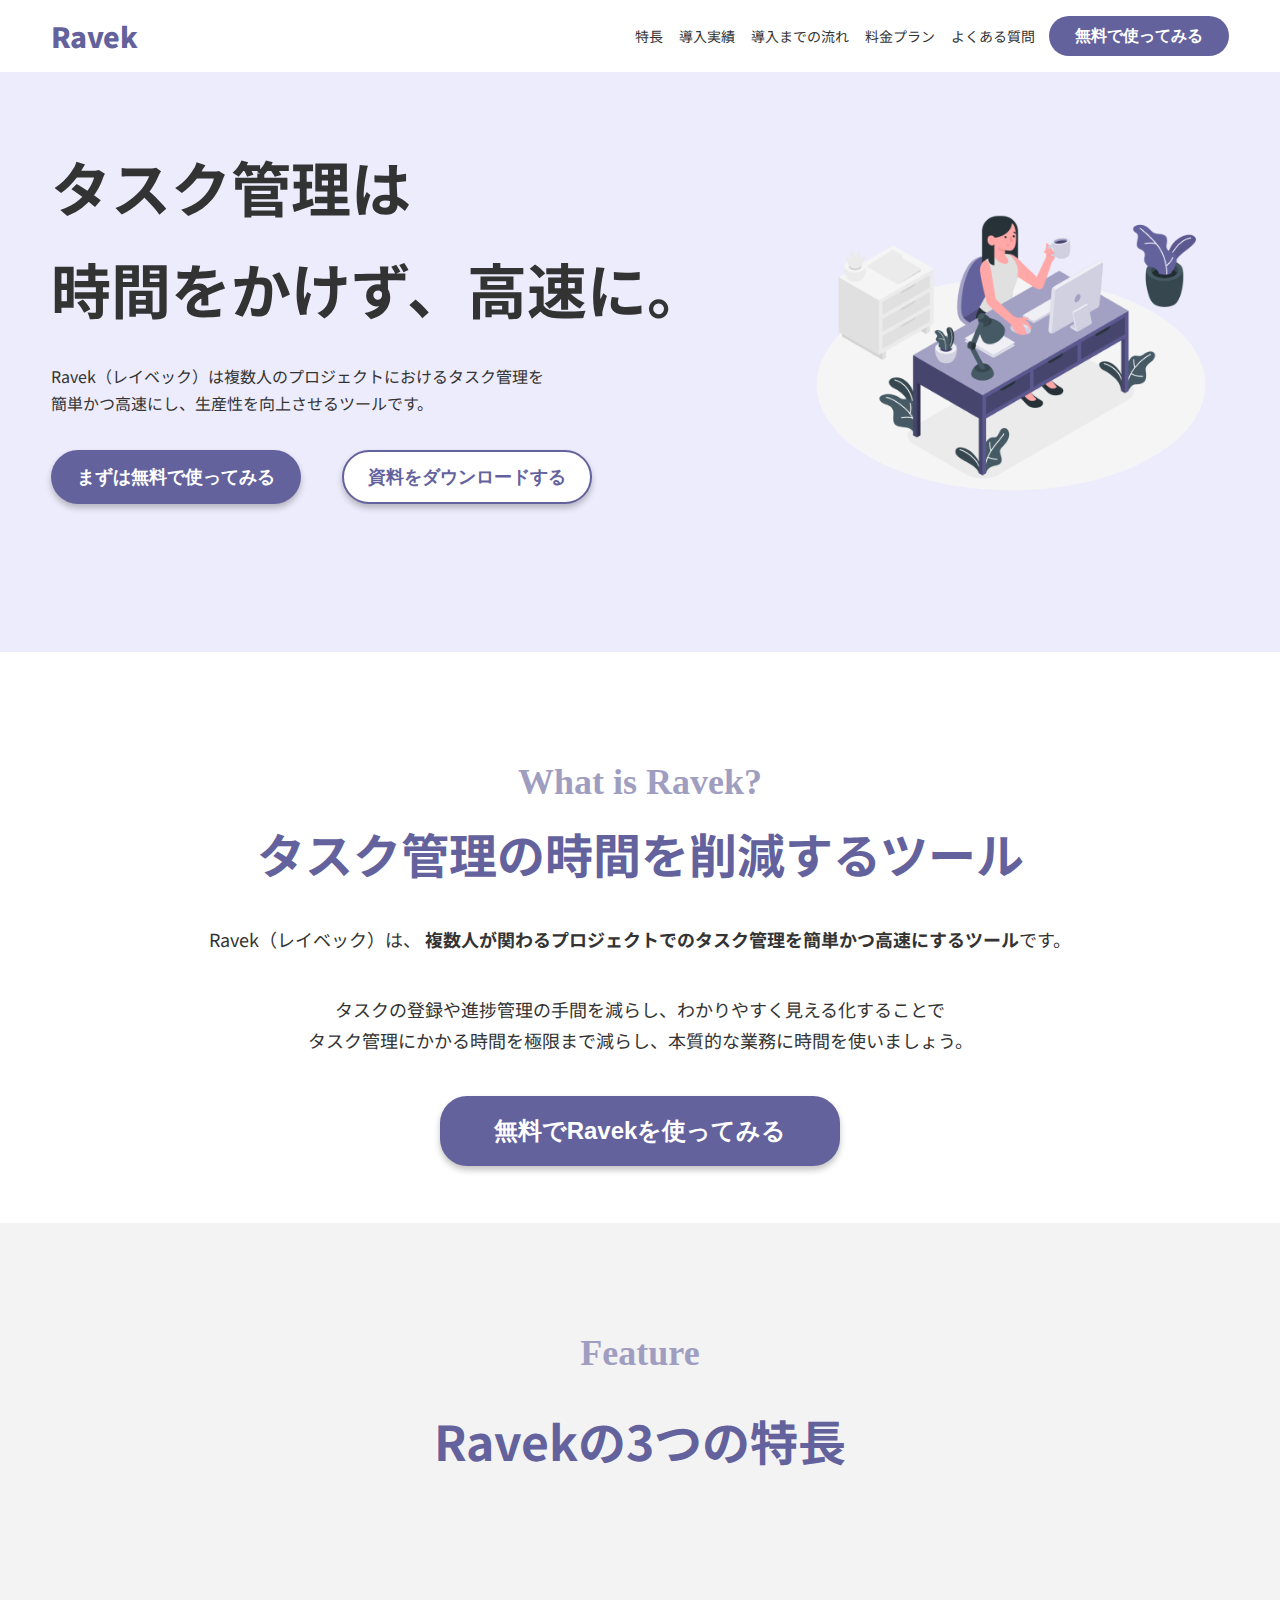
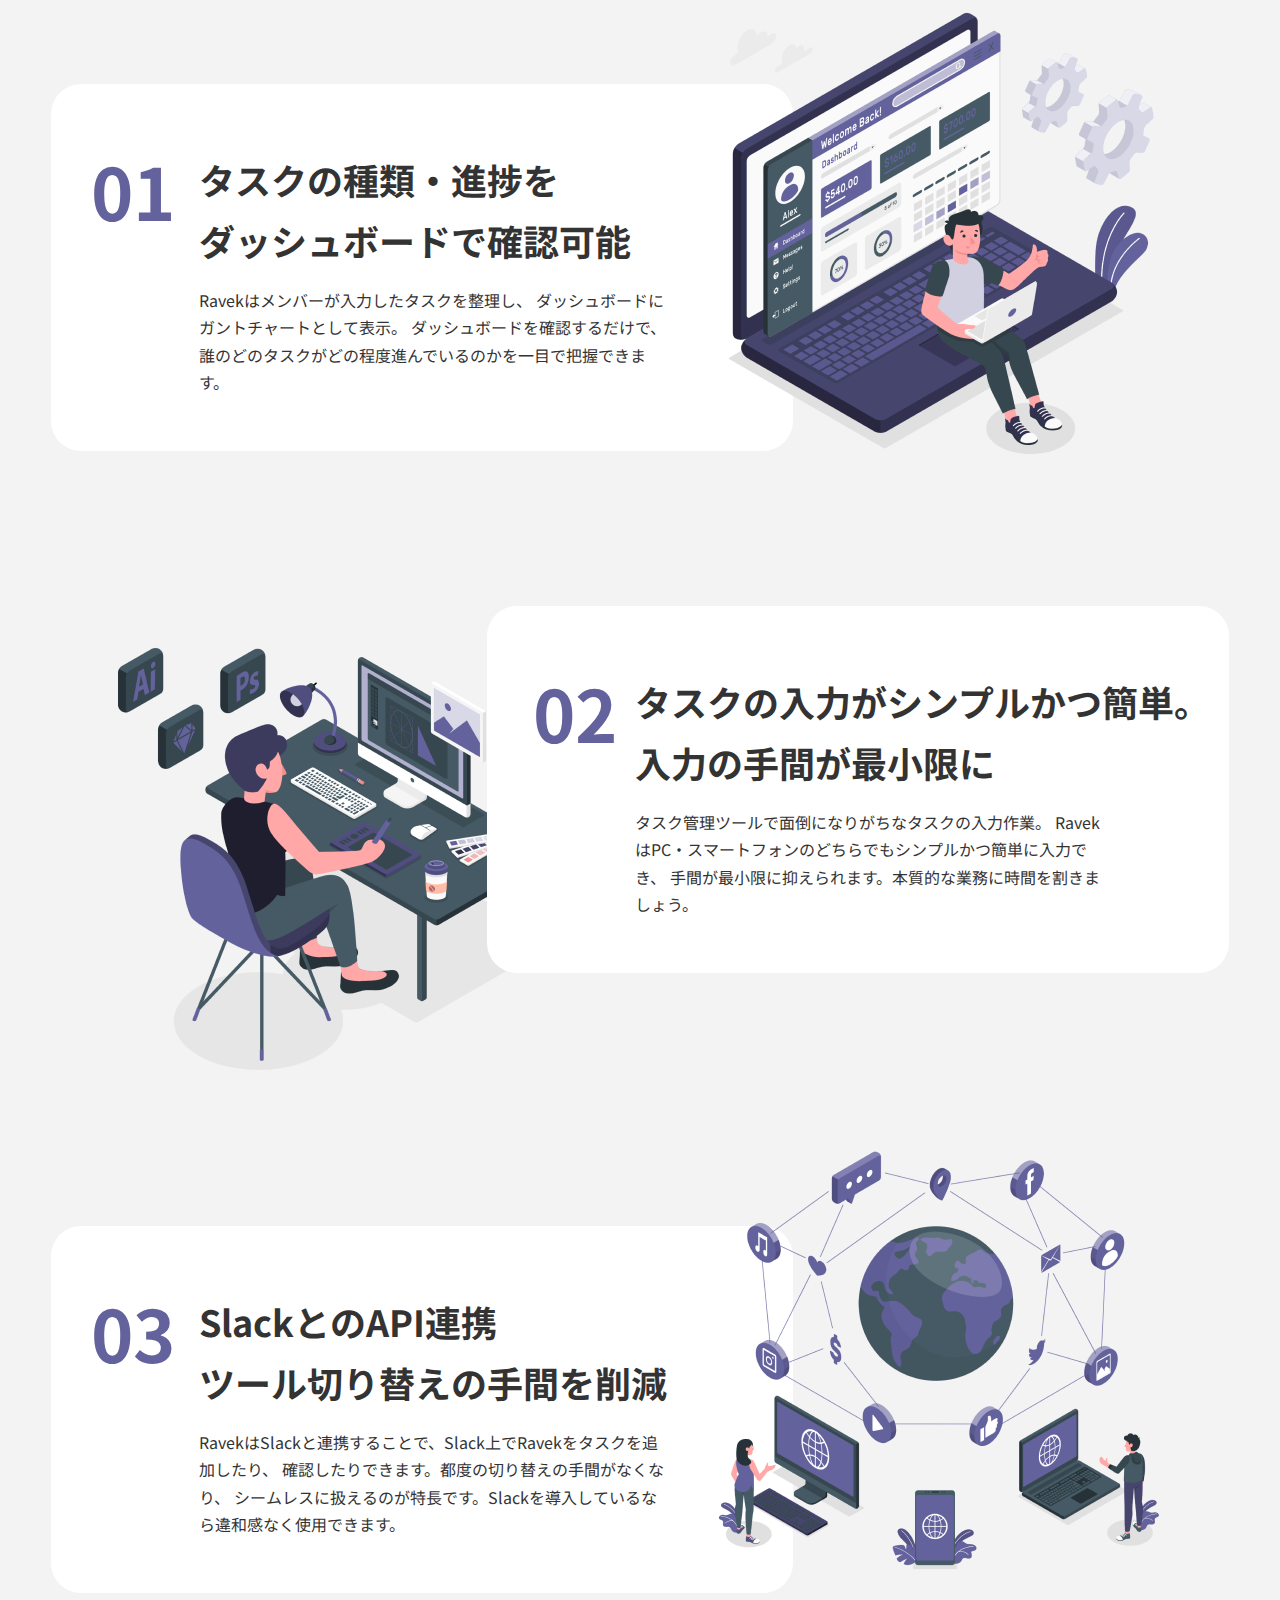
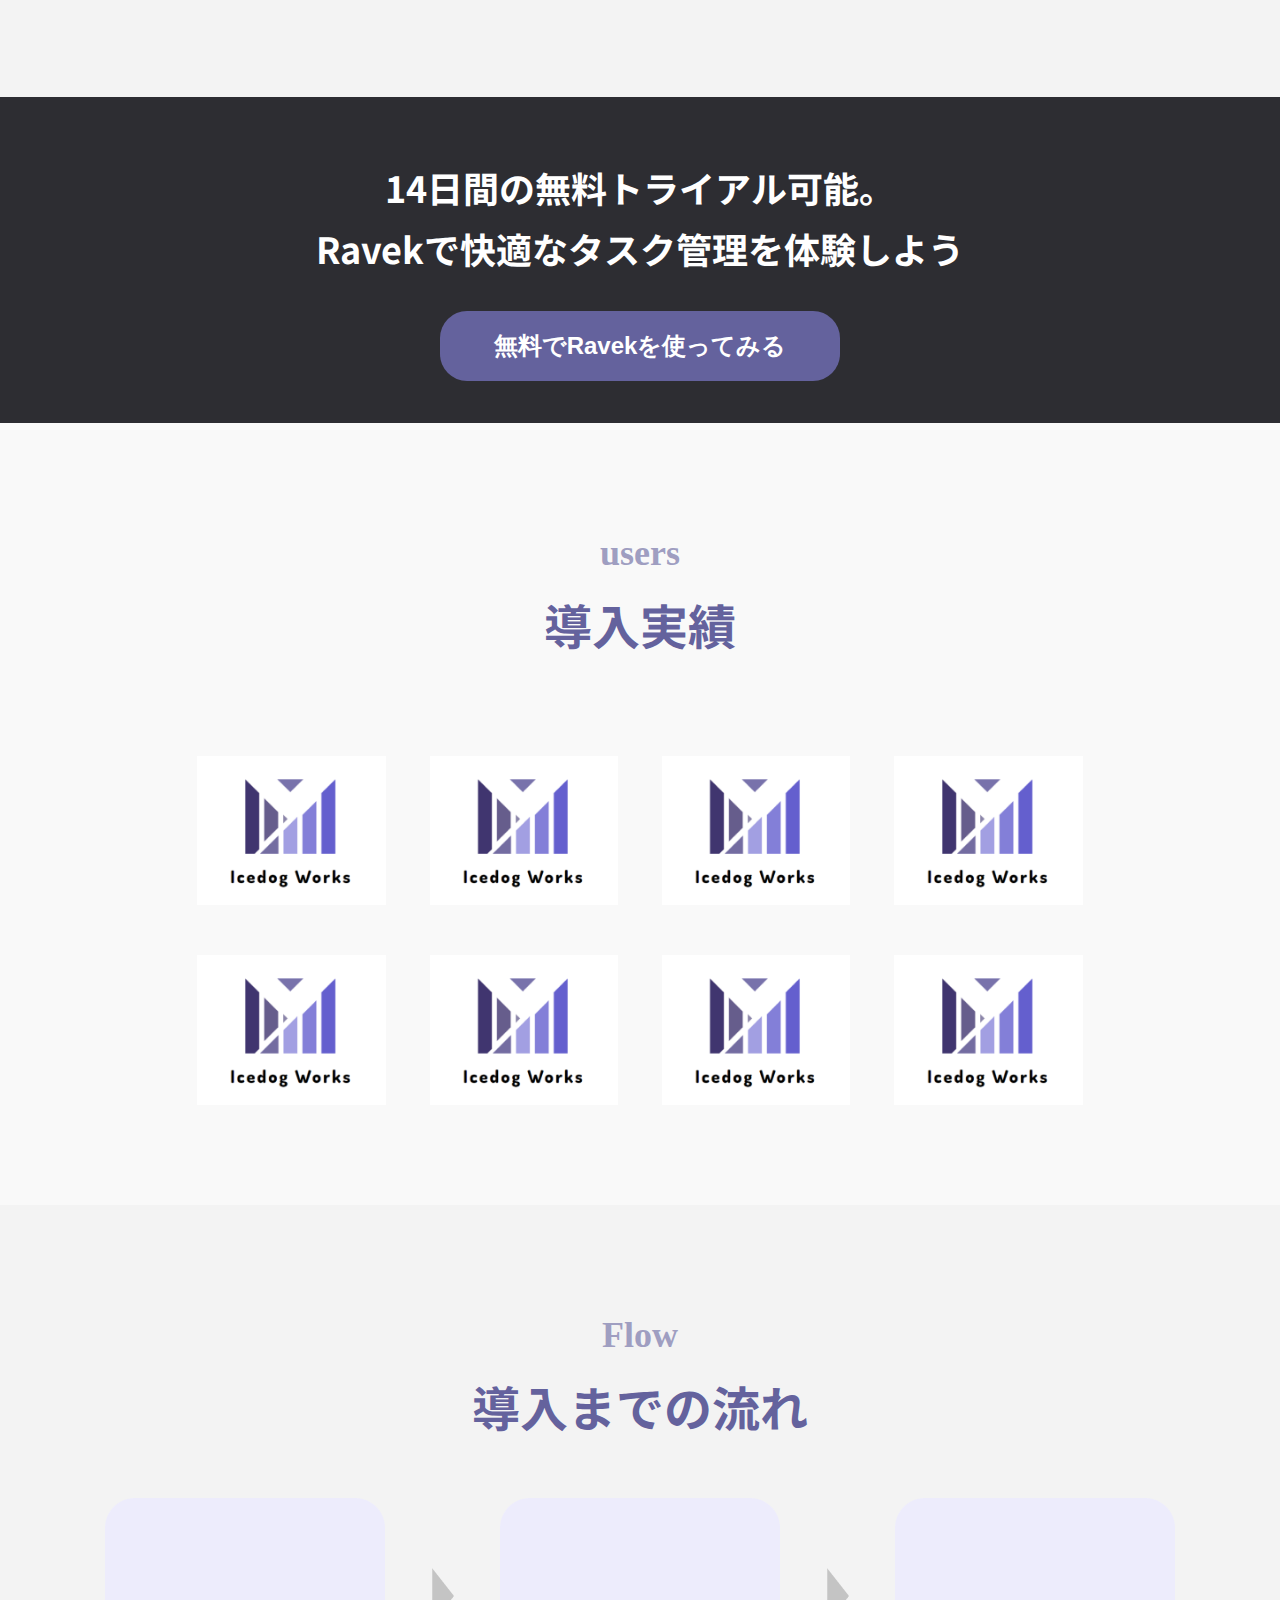
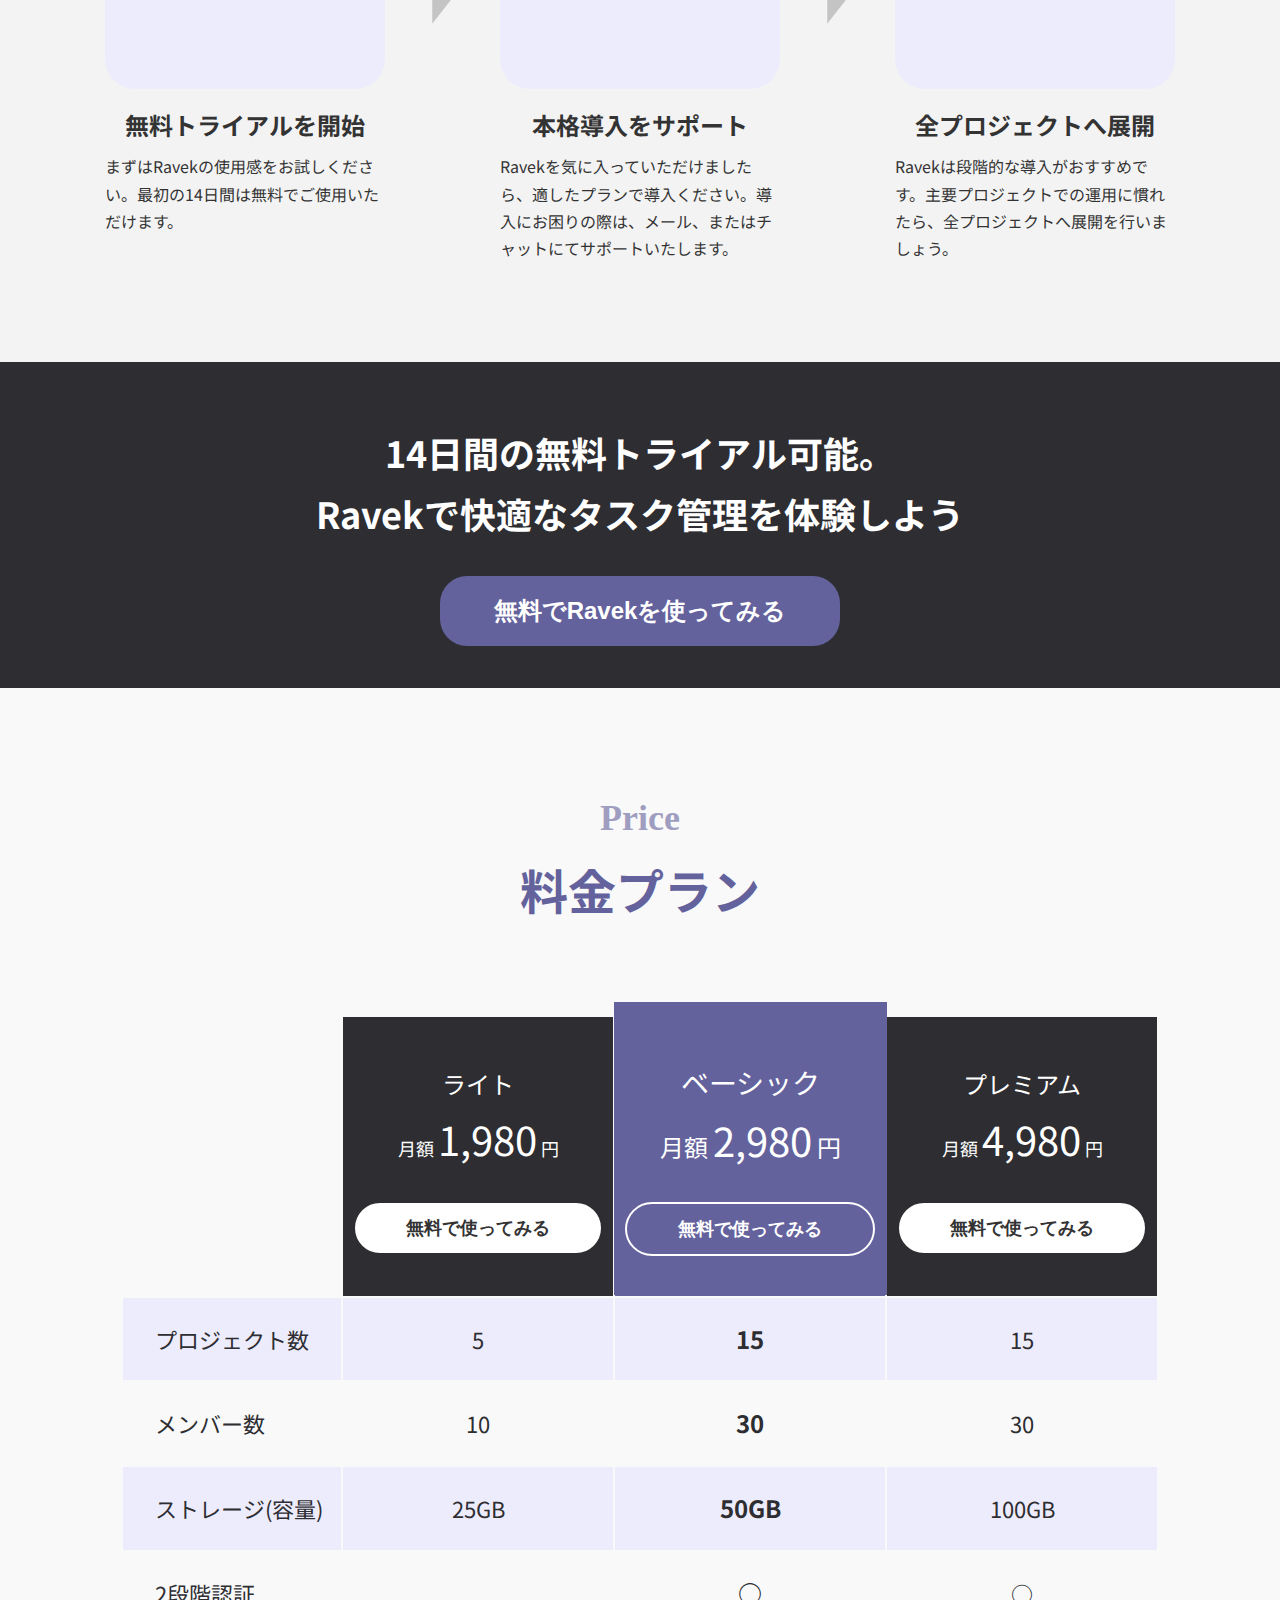
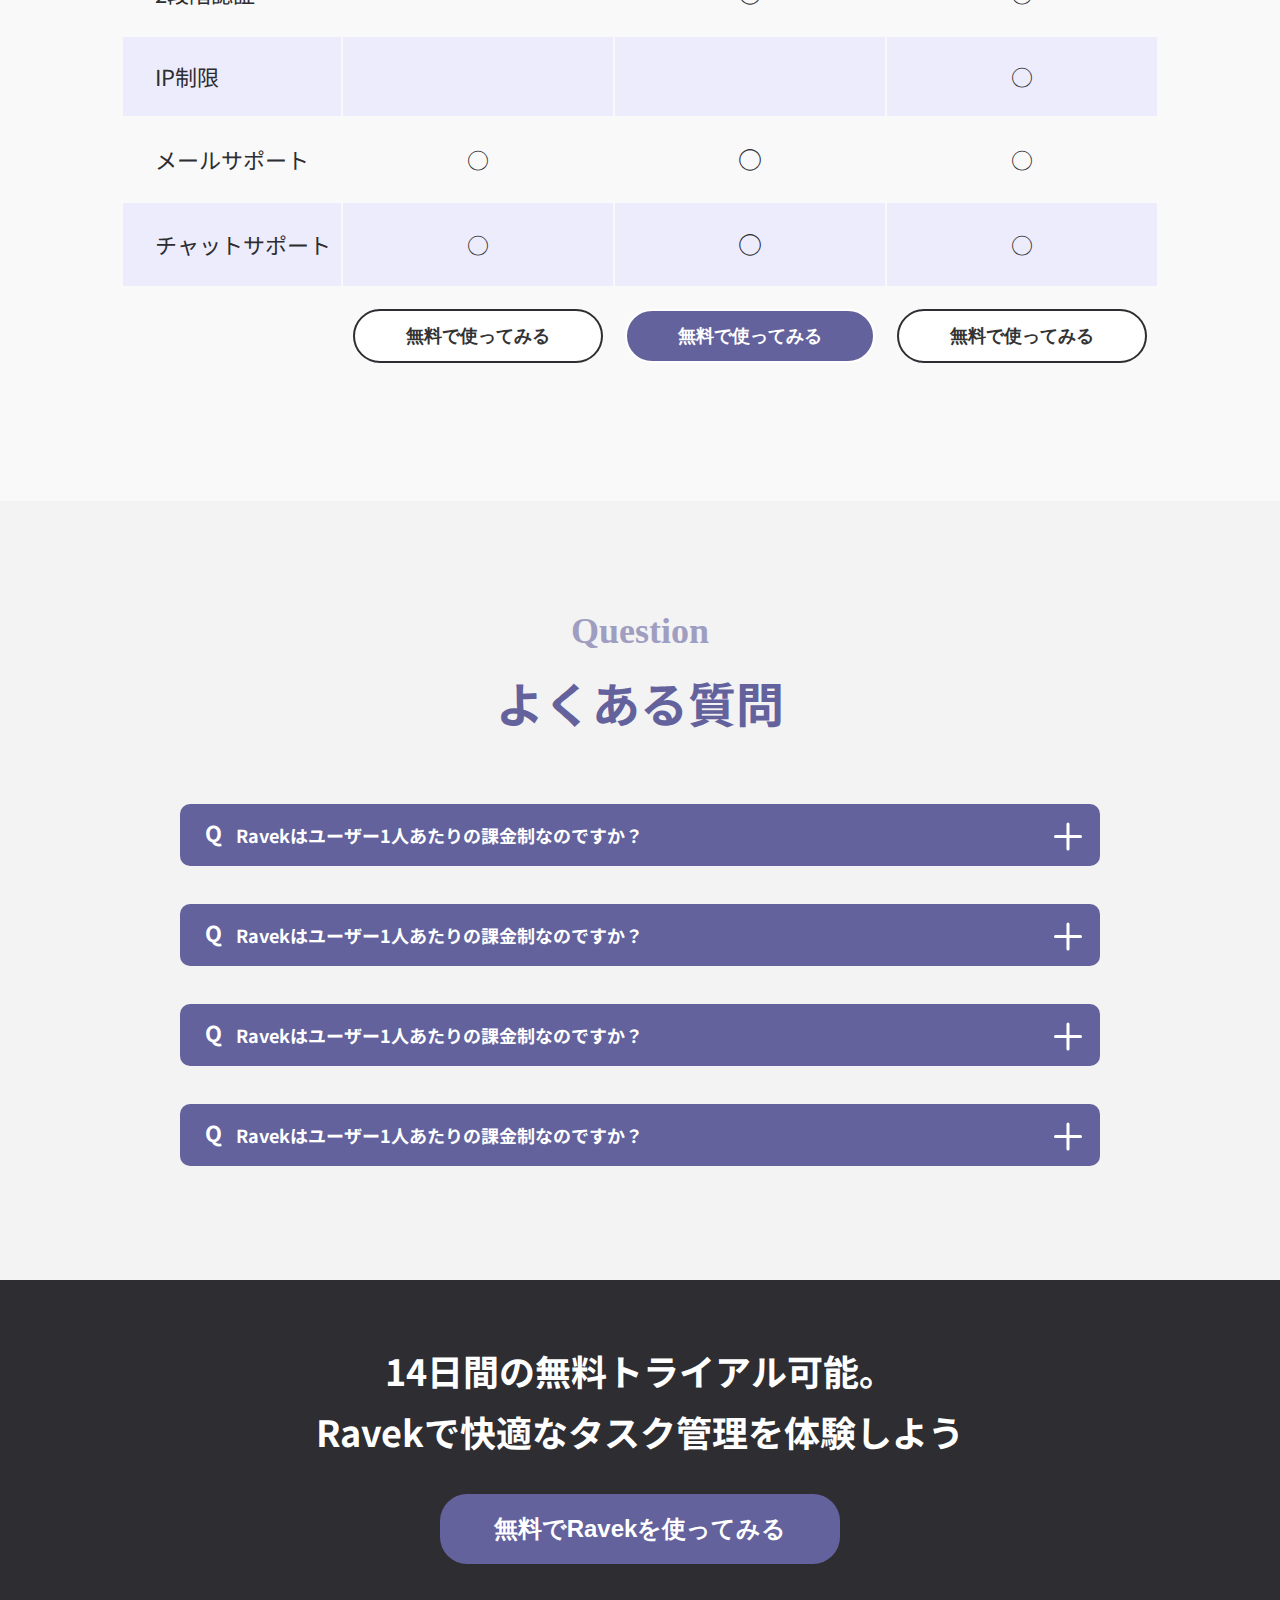
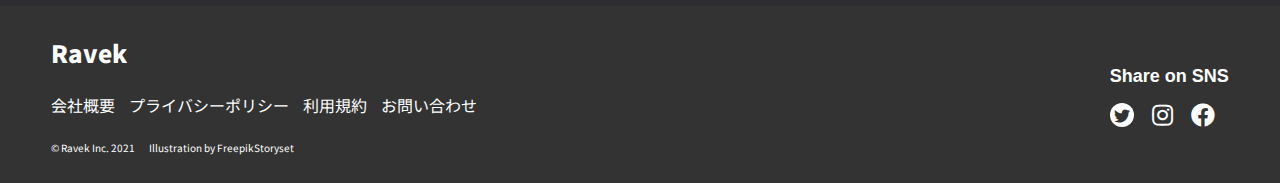
<file: portfolio/ravek/index.html>
<!DOCTYPE html>
<html lang="ja">

<head>
    <meta charset="UTF-8">
    <meta http-equiv="X-UA-Compatible" content="IE=edge">
    <meta name="viewport" content="width=device-width, initial-scale=1.0">
    <title>Ravek</title>
    <link rel="stylesheet" href="./css/reset.css">
    <link rel="stylesheet" href="./css/style.css">
    <link rel="shortcut icon" href="./images/Online world-amico 1.png" type="image/vnd.microsoft.icon">
    <link rel="icon" href="./images/Online world-amico 1.png" type="image/vnd.microsoft.icon">
    <link rel="preconnect" href="https://fonts.gstatic.com">
    <link href="https://fonts.googleapis.com/css2?family=Noto+Sans+JP&display=swap" rel="stylesheet">
    <link href="https://use.fontawesome.com/releases/v5.15.1/css/all.css" rel="stylesheet">
</head>

<body>

    <header class="header">
        <div class="header-page container">
            <h1 class="header-title">Ravek</h1>
            <ul class="header-nav" id="nav">
                <li><a class="nav-item" href="#feature">特長</a></li>
                <li><a class="nav-item" href="#users">導入実績</a></li>
                <li><a class="nav-item" href="#flow">導入までの流れ</a></li>
                <li><a class="nav-item" href="#price">料金プラン</a></li>
                <li><a class="nav-item" href="#question">よくある質問</a></li>
                <button class="btn nav-btn">無料でRavekを使ってみる</button>
                <button class="btn nav-btn btn-white">資料をダウンロードする</button>
            </ul>
            <button class="btn header-btn">無料で使ってみる</button>
            <div id="hamburger">
                <span class="menu" id="menu">MENU</span>
                <span class="line" id="line1"></span>
                <span class="line" id="line2"></span>
                <span class="line" id="line3"></span>
            </div>
        </div>
    </header>

    <section class="intro">
        <div class="intro-wrapper container">
            <div class="intro-left">
                <h1 class="intro-title">タスク管理は<br>時間をかけず、高速に。</h1>
                <p class="intro-copy">
                    Ravek（レイベック）は複数人のプロジェクトにおけるタスク管理を簡単かつ高速にし、生産性を向上させるツールです。</p>
                <button class="btn">まずは無料で使ってみる</button>
                <button class="btn btn-white">資料をダウンロードする</button>
            </div>
            <div class="intro-right">
                <div><img class="front" src="./images/At work-amico 1.png" alt=""></div>
            </div>
        </div>
    </section>

    <section class="about">

        <div class="title-wrapper">
            <h2 class="section-title">What is Ravek?</h2>
            <h1 class="lead">タスク管理の時間を削減するツール</h1>
        </div>

        <div class="about-copy">
            <p>Ravek（レイベック）は、</p>
            <p><span class="bold">複数人が関わるプロジェクトでのタスク管理を簡単かつ高速にするツール</span>です。</p>
            <br>
            <p class="under-copy">タスクの登録や進捗管理の手間を減らし、わかりやすく見える化することで<br>
            タスク管理にかかる時間を極限まで減らし、本質的な業務に時間を使いましょう。</p>
        </div>
        <button class="btn">無料でRavekを使ってみる</button>
    </section>

    <section class="feature" id="feature">
        <div class="container">
            <div class="title-wrapper">
                <h2 class="section-title">Feature</h2>
                <h1 class="lead">Ravekの3つの特長</h1>
            </div>
            <div class="feature-item-wrapper">
                <div class="feature-item ft-1">
                    <div class="text-box f-1">
                        <h2>タスクの種類・進捗を<br>ダッシュボードで確認可能</h2>
                        <p>Ravekはメンバーが入力したタスクを整理し、
                            ダッシュボードにガントチャートとして表示。
                            ダッシュボードを確認するだけで、
                            誰のどのタスクがどの程度進んでいるのかを一目で把握できます。</p>
                    </div>
                    <div class="feature-img img-1">
                        <img src="./images/Dashboard-amico (1) 1.png" alt="">
                    </div>
                </div>

                <div class="feature-item ft-2">
                    <div class="text-box f-2">
                        <h2>タスクの入力がシンプルかつ簡単。<br>
                            入力の手間が最小限に</h2>
                        <p>タスク管理ツールで面倒になりがちなタスクの入力作業。
                            RavekはPC・スマートフォンのどちらでもシンプルかつ簡単に入力でき、
                            手間が最小限に抑えられます。本質的な業務に時間を割きましょう。</p>
                    </div>
                    <div class="feature-img img-2">
                        <img src="./images/Design tools-amico (1) 1.png" alt="">
                    </div>
                </div>

                <div class="feature-item ft-3">
                    <div class="text-box f-3">
                        <h2>SlackとのAPI連携<br>
                            ツール切り替えの手間を削減</h2>
                        <p>RavekはSlackと連携することで、Slack上でRavekをタスクを追加したり、
                            確認したりできます。都度の切り替えの手間がなくなり、
                            シームレスに扱えるのが特長です。Slackを導入しているなら違和感なく使用できます。</p>
                    </div>
                    <div class="feature-img img-3">
                        <img src="./images/Online world-amico 1.png" alt="">
                    </div>
                </div>
            </div>
        </div>
    </section>

    <section class="trial">
        <div class="trial-container">
            <p>14日間の無料トライアル可能。<br>Ravekで快適なタスク管理を体験しよう</p>
            <button class="btn">無料でRavekを使ってみる</button>
        </div>
    </section>

    <section class="users" id="users">
        <div class="users-container">

            <div class="title-wrapper">
                <h2 class="section-title">users</h2>
                <h1 class="lead">導入実績</h1>
            </div>

            <div class="works-wrapper">
                <div class="works-top">
                <img src="./images/users.png" alt="">
                <img src="./images/users.png" alt="">
                <img src="./images/users.png" alt="">
                <img src="./images/users.png" alt="">
            </div>
            <div class="works-bottom">
                <img src="./images/users.png" alt="">
                <img src="./images/users.png" alt="">
                <img src="./images/users.png" alt="">
                <img src="./images/users.png" alt="">
            </div>
            </div>
        </div>
    </section>

    <section class="flow" id="flow">
        <div class="flow-container">
            <div class="title-wrapper">
                <h2 class="section-title">Flow</h2>
                <h1 class="lead">導入までの流れ</h1>
            </div>
            <div class="flow-item-wrapper">
                <div class="flow-item">
                    <img src="./images/flow-1.png" alt="" class="flow-item-img">
                    <h2>無料トライアルを開始</h2>
                    <p>まずはRavekの使用感をお試しください。最初の14日間は無料でご使用いただけます。</p>
                </div>
                <div class="polygon">
                    <img src="./images/Polygon 1.png" alt="">
                </div>
                <div class="flow-item">
                    <img src="./images/flow-2.png" alt="" class="flow-item-img">
                    <h2>本格導入をサポート</h2>
                    <p>Ravekを気に入っていただけましたら、適したプランで導入ください。導入にお困りの際は、メール、またはチャットにてサポートいたします。</p>
                </div>
                <div class="polygon">
                    <img src="./images/Polygon 1.png" alt="">
                </div>
                <div class="flow-item">
                    <img src="./images/flow-3.png" alt="" class="flow-item-img">
                    <h2>全プロジェクトへ展開</h2>
                    <p>Ravekは段階的な導入がおすすめです。主要プロジェクトでの運用に慣れたら、全プロジェクトへ展開を行いましょう。</p>
                </div>
            </div>
        </div>
    </section>

    <section class="trial">
        <div class="trial-container">
            <p>14日間の無料トライアル可能。<br>
                Ravekで快適なタスク管理を体験しよう</p>
            <button class="btn">無料でRavekを使ってみる</button>
        </div>
    </section>

    <section class="price" id="price">
        <div class="price-container">
            <div class="title-wrapper">
                <h2 class="section-title">Price</h2>
                <h1 class="lead">料金プラン</h1>
            </div>
            <div class="scroll">
            <table class="price-table">
                <tr class="price-plan">
                    <th>

                    </th>
                    <th class="price-right">
                        <h1>ライト</h1>
                        <h2>月額 <span>1,980</span> 円</h2>
                        <button class="btn price-btn">無料で使ってみる</button>
                    </th>

                    <th class="price-basic">
                        <h1>ベーシック</h1>
                        <h2>月額 <span>2,980</span> 円</h2>
                        <button class="btn basic-btn">無料で使ってみる</button>
                    </th>

                    <th class="price-premium">
                        <h1>プレミアム</h1>
                        <h2>月額 <span>4,980</span> 円</h2>
                        <button class="btn price-btn">無料で使ってみる</button>
                    </th>
                </tr>

                <tr class="odd-td">
                    <td class="td-name">プロジェクト数</td>
                    <td>5</td>
                    <td class="basic">15</td>
                    <td>15</td>
                </tr>

                <tr>
                    <td class="td-name">メンバー数</td>
                    <td>10</td>
                    <td class="basic">30</td>
                    <td>30</td>
                </tr>

                <tr class="odd-td">
                    <td class="td-name">ストレージ(容量)</td>
                    <td>25GB</td>
                    <td class="basic">50GB</td>
                    <td>100GB</td>
                </tr>

                <tr>
                    <td class="td-name">2段階認証</td>
                    <td></td>
                    <td class="basic">○</td>
                    <td>○</td>
                </tr>

                <tr class="odd-td">
                    <td class="td-name">IP制限</td>
                    <td></td>
                    <td class="basic"></td>
                    <td>○</td>
                </tr>

                <tr>
                    <td class="td-name">メールサポート</td>
                    <td>○</td>
                    <td class="basic">○</td>
                    <td>○</td>
                </tr>

                <tr class="odd-td">
                    <td class="td-name">チャットサポート</td>
                    <td>○</td>
                    <td class="basic">○</td>
                    <td>○</td>
                </tr>

                <tr class="price-btn-warpper">
                    <td></td>
                    <td><button class="btn price-btn">無料で使ってみる</button></td>
                    <td><button class="btn basic-btn">無料で使ってみる</button></td>
                    <td><button class="btn price-btn">無料で使ってみる</button></td>
                </tr>

            </table>
        </div>
        </div>
    </section>

    <section class="question" id="question">
        <div class="title-wrapper">
            <h2 class="section-title">Question</h2>
            <h1 class="lead">よくある質問</h1>
        </div>
        <div class="question-wrapper">
            <div class="question-item">
                <div class="query">
                    <h2>Ravekはユーザー1人あたりの課金制なのですか？</h2>
                    <div class="accordion-btn">
                        <span class="line line-1"></span>
                        <span class="line line-2"></span>
                    </div>
                </div>
                <div class="answer">
                    <h2>いえ、Ravekは１アカウント開設いただくと、そのプランに応じたユーザー数の分だけ、使用できます。
                        <br>もしプランのデフォルトユーザー数を超えて利用されたい場合は、お問い合わせください。</h2>
                </div>
            </div>
            <div class="question-item">
                <div class="query">
                    <h2>Ravekはユーザー1人あたりの課金制なのですか？</h2>
                    <div class="accordion-btn">
                        <span class="line line-1"></span>
                        <span class="line line-2"></span>
                    </div>
                </div>
                <div class="answer">
                    <h2>いえ、Ravekは１アカウント開設いただくと、そのプランに応じたユーザー数の分だけ、使用できます。
                        <br>もしプランのデフォルトユーザー数を超えて利用されたい場合は、お問い合わせください。</h2>
                </div>
            </div>
            <div class="question-item">
                <div class="query">
                    <h2>Ravekはユーザー1人あたりの課金制なのですか？</h2>
                    <div class="accordion-btn">
                        <span class="line line-1"></span>
                        <span class="line line-2"></span>
                    </div>
                </div>
                <div class="answer">
                    <h2>いえ、Ravekは１アカウント開設いただくと、そのプランに応じたユーザー数の分だけ、使用できます。
                        <br>もしプランのデフォルトユーザー数を超えて利用されたい場合は、お問い合わせください。</h2>
                </div>
            </div>
            <div class="question-item">
                <div class="query">
                    <h2>Ravekはユーザー1人あたりの課金制なのですか？</h2>
                    <div class="accordion-btn">
                        <span class="line line-1"></span>
                        <span class="line line-2"></span>
                    </div>
                </div>
                <div class="answer">
                    <h2>いえ、Ravekは１アカウント開設いただくと、そのプランに応じたユーザー数の分だけ、使用できます。
                        <br>もしプランのデフォルトユーザー数を超えて利用されたい場合は、お問い合わせください。</h2>
                </div>
            </div>
        </div>
    </section>

    <section class="trial">
        <div class="trial-container">
            <p>14日間の無料トライアル可能。<br>
                Ravekで快適なタスク管理を体験しよう</p>
            <button class="btn">無料でRavekを使ってみる</button>
        </div>
    </section>

    <footer>
        <div class="footer-wrapper container">
            <div class="sns">
                <h2>Share on SNS</h2>
                <div class="sns-link">
                    <a class="fab fa-twitter fa-2x" href="https://twitter.com/"></a>
                    <a class="fab fa-instagram fa-2x" href="https://about.instagram.com/ja-jp/"></a>
                    <a class="fab fa-facebook fa-2x" href="https://ja-jp.facebook.com/"></a>
                </div>
            </div>
            <div class="footer-right">
                <h2>Ravek</h2>
                <ul class="footer-link">
                    <li><a href="#">会社概要</a></li>
                    <li><a href="#">プライバシーポリシー</a></li>
                    <li><a href="#">利用規約</a></li>
                    <li><a href="#">お問い合わせ</a></li>
                </ul>
                <div class="copyright">
                    <p>© Ravek Inc. 2021</p>
                    <p>Illustration by FreepikStoryset</p>
                </div>
            </div>
            
        </div>
    </footer>

    <script type="text/javascript" src="./js/main.js"></script>
</body>

</html>
</file>
<file: portfolio/ravek/css/style.css>
@charset "UTF-8";
html,
body {
  font-family: "Noto Sans JP", sans-serif;
  color: #333;
  line-height: 1.7;
  background-color: #f3f3f3;
  font-weight: 700;
  scroll-behavior: smooth;
  max-width: 100%;
}

a {
  text-decoration: none;
  color: #333;
}

footer,
section,
header {
  padding-left: 4%;
  padding-right: 4%;
  max-width: 100%;
}

.container {
  width: 1185px;
  max-width: 100%;
  margin: 0 auto;
}

.btn {
  width: 250px;
  height: 54px;
  border-radius: 27px;
  border: none;
  color: #fff;
  background-color: #64629d;
  font-size: 18px;
  font-weight: 700;
  -webkit-box-shadow: 0px 4px 6px rgba(0, 0, 0, 0.24);
          box-shadow: 0px 4px 6px rgba(0, 0, 0, 0.24);
  cursor: pointer;
  -webkit-transition: all 0.3s;
  transition: all 0.3s;
}

.btn:hover {
  opacity: 0.7;
}

.section-title {
  font-family: Futura;
  font-size: 36px;
  font-weight: 700;
  color: #9f9ec1;
  padding-top: 100px;
  text-align: center;
}

@media (max-width: 768px) {
  .section-title {
    font-size: 22px;
    padding-top: 60px;
  }
}

.lead {
  font-size: 48px;
  font-weight: 700;
  color: #64629d;
  text-align: center;
}

@media (max-width: 768px) {
  .lead {
    font-size: 30px;
    padding: 0 10%;
  }
}

img {
  max-width: 100%;
  height: auto;
  vertical-align: bottom;
}

.header {
  background-color: #fff;
  height: 72px;
}

.header .header-page {
  display: -webkit-box;
  display: -ms-flexbox;
  display: flex;
  -webkit-box-align: center;
      -ms-flex-align: center;
          align-items: center;
  line-height: 72px;
}

.header .header-page .header-title {
  font-weight: 900;
  font-size: 28px;
  color: #64629d;
}

.header .header-page .header-nav {
  display: -webkit-box;
  display: -ms-flexbox;
  display: flex;
  margin-left: auto;
}

@media (max-width: 768px) {
  .header .header-page .header-nav {
    -webkit-box-orient: vertical;
    -webkit-box-direction: normal;
        -ms-flex-direction: column;
            flex-direction: column;
    position: absolute;
    width: 100%;
    height: auto;
    right: 0;
    top: 0;
    padding: 30px 0;
    margin-top: 72px;
    background-color: #edecfc;
    -webkit-transition: 0.7s;
    transition: 0.7s;
    font-size: 1.5rem;
    z-index: 1;
    opacity: 0;
  }
}

.header .header-page .header-nav li {
  font-size: 14px;
  font-weight: 700;
  color: #2d2d32;
}

@media (max-width: 768px) {
  .header .header-page .header-nav li {
    font-size: 24px;
    font-weight: 700;
  }
}

.header .header-page .header-nav li:not(:first-child) {
  margin-left: 16px;
}

@media (max-width: 768px) {
  .header .header-page .header-nav li:not(:first-child) {
    margin-left: 0;
  }
}

@media (max-width: 768px) {
  .header .header-page .header-nav .nav-item {
    margin-left: 80px;
  }
  .header .header-page .header-nav .nav-item::before {
    content: "◇";
    margin-right: 20px;
    color: #64629d;
    font-weight: 700;
  }
}

.header .header-page .header-nav .nav-btn {
  display: none;
}

@media (max-width: 768px) {
  .header .header-page .header-nav .nav-btn {
    display: block;
    margin: 62px auto 0;
  }
}

@media (max-width: 768px) {
  .header .header-page .header-nav .btn-white {
    margin: 24px auto 196px;
  }
}

.header .header-page .in {
  opacity: 1;
}

.header .header-page .header-btn {
  width: 180px;
  height: 40px;
  font-size: 16px;
  font-weight: 700;
  margin: auto 0 auto 14px;
  -webkit-box-shadow: none;
          box-shadow: none;
}

@media (max-width: 768px) {
  .header .header-page .header-btn {
    display: none;
  }
}

#hamburger {
  position: absolute;
  display: none;
  width: 30px;
  height: 23px;
  top: 30px;
  right: 20px;
  cursor: pointer;
}

#hamburger .menu {
  font-size: 6px;
  font-weight: 700;
  line-height: 6px;
  position: absolute;
  top: -15px;
  color: #64629d;
  -webkit-transition: 1s;
  transition: 1s;
}

@media (max-width: 768px) {
  #hamburger {
    display: inline-block;
  }
}

#hamburger .line {
  display: block;
  position: absolute;
  right: 0;
  width: 28px;
  height: 3px;
  background-color: #64629d;
  -webkit-transition: 1s;
  transition: 1s;
  border-radius: 10px;
}

#hamburger #line1 {
  top: 0;
}

#hamburger #line2 {
  top: 10px;
  width: 19px;
}

#hamburger #line3 {
  bottom: 0px;
}

.hide {
  opacity: 0;
}

.line_1,
.line_2,
.line_3 {
  background: #000000;
}

.line_1 {
  -webkit-transform: translateY(10px) rotate(-45deg);
          transform: translateY(10px) rotate(-45deg);
  top: 0;
}

.line_2 {
  opacity: 0;
}

.line_3 {
  -webkit-transform: translateY(-10px) rotate(45deg);
          transform: translateY(-10px) rotate(45deg);
  bottom: 0;
}

.intro {
  background-color: #edecfc;
  height: 580px;
}

@media (max-width: 1025px) {
  .intro {
    padding: 5% 10%;
    height: auto;
  }
}

@media (max-width: 768px) {
  .intro {
    text-align: center;
    padding: 15% 5% 5%;
  }
}

.intro .intro-title {
  font-size: 60px;
  font-weight: 700;
  margin-bottom: 24px;
}

@media (max-width: 1025px) {
  .intro .intro-title {
    font-size: 40px;
  }
}

@media (max-width: 768px) {
  .intro .intro-title {
    font-size: 30px;
    text-align: left;
  }
}

.intro .intro-copy {
  margin-bottom: 33px;
  width: 68%;
}

@media (max-width: 1025px) {
  .intro .intro-copy {
    width: 65%;
  }
}

@media (max-width: 768px) {
  .intro .intro-copy {
    font-size: 16px;
    width: 100%;
    text-align: left;
  }
}

.intro .intro-wrapper {
  display: -webkit-box;
  display: -ms-flexbox;
  display: flex;
  -webkit-box-align: center;
      -ms-flex-align: center;
          align-items: center;
  position: relative;
  max-width: 100%;
  margin: 0 auto;
}

@media (max-width: 768px) {
  .intro .intro-wrapper {
    display: block;
    width: 100%;
  }
}

@media (max-width: 1025px) {
  .intro .intro-wrapper .btn {
    width: auto;
    font-size: 100%;
    padding: 0 5%;
  }
}

.intro .intro-wrapper .intro-right {
  padding-top: 5%;
}

.btn-white {
  background-color: #fff;
  color: #64629d;
  border: solid 2px #64629d;
  margin-left: 37px;
}

@media (max-width: 768px) {
  .btn-white {
    margin: 30px 0px 0px;
  }
}

.btn-white:hover {
  background-color: #64629d;
  color: #fff;
  border: solid 2px #fff;
  opacity: 1;
}

.about {
  background-color: #fff;
  text-align: center;
  height: 571px;
  -webkit-box-align: center;
      -ms-flex-align: center;
          align-items: center;
}

@media (max-width: 768px) {
  .about {
    height: auto;
    padding-bottom: 60px;
  }
}

.about .about-copy {
  font-size: 18px;
  font-weight: 400;
  padding: 29px 0 40px 0;
}

.about .about-copy p {
  display: inline;
}

@media (max-width: 768px) {
  .about .about-copy p {
    display: inline-block;
  }
}

@media (max-width: 768px) {
  .about .about-copy {
    font-size: 16px;
    padding: 24px 20px;
  }
}

.about .about-copy .bold {
  font-weight: 700;
}

.about .about-copy .under-copy {
  display: block;
  margin-top: 40px;
}

.about .btn {
  width: 400px;
  height: 70px;
  font-size: 24px;
  -webkit-transition: all 0.5s;
  transition: all 0.5s;
}

@media (max-width: 768px) {
  .about .btn {
    font-size: 18px;
    width: 300px;
    height: 58px;
    margin: 0;
  }
}

.about .btn:hover {
  opacity: 1;
  -webkit-box-shadow: none;
          box-shadow: none;
  -webkit-transform: translate(2px, 4px);
          transform: translate(2px, 4px);
}

.feature {
  max-width: 1440px;
  height: 2074px;
  margin: 0 auto;
}

@media (max-width: 768px) {
  .feature {
    height: auto;
    padding: 0px 0px 60px 0px;
  }
}

.feature .text-box {
  background-color: #fff;
  border-radius: 30px;
  width: 742px;
  height: 367px;
  padding: 65px 0;
}

@media (max-width: 1025px) {
  .feature .text-box {
    height: auto;
  }
}

@media (max-width: 768px) {
  .feature .text-box {
    width: 100%;
    height: auto;
    padding: 85px 0 40px 0;
  }
}

.feature .text-box p {
  padding: 0 124px 0 148px;
}

@media (max-width: 768px) {
  .feature .text-box p {
    font-size: 14px;
    padding: 0px 20px;
  }
}

.feature h2 {
  font-size: 36px;
  font-weight: 700;
  margin-bottom: 16px;
}

@media (max-width: 1025px) {
  .feature h2 {
    font-size: 24px;
  }
}

@media (max-width: 768px) {
  .feature h2 {
    font-size: 22px;
  }
}

.feature-container {
  position: relative;
  width: 80%;
  margin: 0 auto;
}

@media (max-width: 768px) {
  .feature-container {
    width: 100%;
  }
}

@media (max-width: 768px) {
  .feature-item-wrapper {
    padding-top: 150px;
  }
}

.feature-item {
  display: -webkit-box;
  display: -ms-flexbox;
  display: flex;
  position: relative;
}

@media (max-width: 768px) {
  .feature-item {
    display: block;
  }
  .feature-item:not(:first-child) {
    padding-top: 150px;
  }
}

.ft-1 {
  margin-top: 102px;
}

.ft-1 .f-1 {
  margin-top: 100px;
  margin-right: -5%;
  position: relative;
}

.ft-1 .f-1::before {
  content: "01";
  position: absolute;
  top: 45px;
  left: 40px;
  font-size: 72px;
  font-weight: 700;
  color: #64629d;
}

@media (max-width: 768px) {
  .ft-1 .f-1::before {
    top: 25px;
    left: 20px;
    font-size: 42px;
  }
}

.ft-1 .f-1 h2 {
  padding: 0 162px 0 148px;
}

@media (max-width: 768px) {
  .ft-1 .f-1 h2 {
    padding: 0 20px;
  }
}

.ft-1 .img-1 {
  margin-left: -5%;
  z-index: 1;
}

@media (max-width: 768px) {
  .ft-1 .img-1 {
    position: absolute;
    top: -200px;
    left: 60px;
    width: 280px;
  }
}

.ft-2 {
  margin-top: 102px;
  -webkit-box-orient: horizontal;
  -webkit-box-direction: reverse;
      -ms-flex-direction: row-reverse;
          flex-direction: row-reverse;
  position: relative;
}

.ft-2 .f-2 {
  margin-left: -5%;
}

.ft-2 .f-2::before {
  content: "02";
  position: absolute;
  top: 45px;
  right: 612px;
  font-size: 72px;
  font-weight: 700;
  color: #64629d;
}

@media (max-width: 1025px) {
  .ft-2 .f-2::before {
    right: 462px;
  }
}

@media (max-width: 768px) {
  .ft-2 .f-2::before {
    top: 175px;
    left: 20px;
    font-size: 42px;
  }
}

@media (max-width: 1025px) {
  .ft-2 .f-2 {
    margin-left: 0;
    height: 400px;
  }
}

@media (max-width: 1025px) and (max-width: 768px) {
  .ft-2 .f-2 {
    height: auto;
  }
}

.ft-2 .f-2 h2 {
  padding: 0 19px 0 148px;
}

@media (max-width: 768px) {
  .ft-2 .f-2 h2 {
    padding: 0 0 0 20px;
  }
}

.img-2 {
  margin-right: -5%;
}

@media (max-width: 768px) {
  .img-2 {
    position: absolute;
    top: -50px;
    left: 40px;
    width: 280px;
  }
}

.ft-3 {
  position: relative;
}

.ft-3 .f-3 {
  margin-top: 100px;
  margin-right: -5%;
}

.ft-3 .f-3::before {
  content: "03";
  position: absolute;
  top: 145px;
  left: 40px;
  font-size: 72px;
  font-weight: 700;
  color: #64629d;
}

@media (max-width: 768px) {
  .ft-3 .f-3::before {
    top: 275px;
    left: 20px;
    font-size: 42px;
  }
}

.ft-3 .f-3 h2 {
  padding: 0 126px 0 148px;
}

@media (max-width: 768px) {
  .ft-3 .f-3 h2 {
    padding: 0 20px;
  }
}

.ft-3 .img-3 {
  margin-left: -5%;
}

@media (max-width: 768px) {
  .ft-3 .img-3 {
    position: absolute;
    top: 60px;
    left: 65px;
    width: 280px;
  }
}

.trial {
  background-color: #2d2d32;
  text-align: center;
  height: 326px;
}

@media (max-width: 768px) {
  .trial {
    height: auto;
  }
}

.trial .trial-container {
  padding-top: 60px;
}

@media (max-width: 768px) {
  .trial .trial-container {
    padding: 40px 0;
  }
}

.trial .trial-container p {
  color: #fff;
  font-size: 36px;
  font-weight: 700;
}

@media (max-width: 768px) {
  .trial .trial-container p {
    font-size: 18px;
  }
}

.trial .trial-container .btn {
  margin-top: 32px;
  -webkit-box-shadow: none;
          box-shadow: none;
  width: 400px;
  height: 70px;
  font-size: 24px;
}

@media (max-width: 768px) {
  .trial .trial-container .btn {
    font-size: 18px;
    width: 300px;
    height: 58px;
  }
}

.users {
  background-color: #f9f9f9;
  height: auto;
}

@media (max-width: 1025px) {
  .users {
    height: auto;
  }
}

.users .works-wrapper {
  text-align: center;
  width: 80%;
  margin: 0 auto;
  padding: 40px 0 100px;
}

@media (max-width: 768px) {
  .users .works-wrapper {
    width: 100%;
    padding: 0px 0px 60px 0px;
  }
}

.users .works-wrapper img {
  width: 20%;
}

.users .works-wrapper img:not(:nth-child(4n + 1)) {
  margin-left: 40px;
}

@media (max-width: 768px) {
  .users .works-wrapper img:not(:nth-child(4n + 1)) {
    margin-left: 10px;
  }
}

.users .works-wrapper img:nth-child(n + 4) {
  margin-top: 50px;
}

@media (max-width: 768px) {
  .users .works-wrapper img:nth-child(n + 4) {
    margin-top: 20px;
  }
}

.flow-item-wrapper {
  display: -webkit-box;
  display: -ms-flexbox;
  display: flex;
  -webkit-box-pack: center;
      -ms-flex-pack: center;
          justify-content: center;
  text-align: center;
  margin: 50px 0 100px 0;
}

@media (max-width: 768px) {
  .flow-item-wrapper {
    display: block;
    width: 335px;
    margin: 0 auto;
    padding-top: 64px;
  }
}

.flow-item-wrapper .flow-item {
  width: 280px;
}

@media (max-width: 768px) {
  .flow-item-wrapper .flow-item {
    width: 335px;
    margin: 0 auto;
    padding-bottom: 84px;
  }
  .flow-item-wrapper .flow-item:last-child {
    padding-bottom: 60px;
  }
}

@media (max-width: 768px) {
  .flow-item-wrapper .flow-item img {
    width: 100%;
  }
}

.flow-item-wrapper .flow-item h2 {
  font-size: 24px;
  font-weight: 700;
  margin-top: 16px;
}

.flow-item-wrapper .flow-item p {
  margin-top: 8px;
  text-align: left;
}

.flow-item-wrapper .polygon {
  width: 115px;
}

@media (max-width: 768px) {
  .flow-item-wrapper .polygon {
    display: none;
  }
}

.flow-item-wrapper .polygon img {
  margin-top: 70px;
}

.price {
  background-color: #f9f9f9;
}

.price-container {
  max-width: 1440px;
  margin: 0 auto;
  color: #2d2d32;
}

.scroll {
  overflow-x: scroll;
}

.price-table {
  width: 80%;
  margin: 84px auto 0 auto;
  padding-bottom: 115px;
  white-space: nowrap;
}

.price-table .price-plan {
  width: 260px;
  height: 270px;
  color: #fff;
}

.price-table .price-plan h2 {
  margin-bottom: 28px;
}

.price-table .price-plan h2 span {
  font-size: 2.5rem;
}

@media (max-width: 768px) {
  .price-table .price-plan h2 span {
    font-size: 2rem;
  }
}

.price-right,
.price-premium {
  background-color: #2d2d32;
  padding: 47px 0 41px 0;
  width: 260px;
}

@media (max-width: 768px) {
  .price-right,
  .price-premium {
    width: 200px;
  }
}

.price-right h1,
.price-premium h1 {
  font-size: 24px;
}

@media (max-width: 768px) {
  .price-right h1,
  .price-premium h1 {
    font-size: 20px;
  }
}

.price-right h2,
.price-premium h2 {
  font-size: 18px;
}

@media (max-width: 768px) {
  .price-right h2,
  .price-premium h2 {
    font-size: 14px;
  }
}

.price-basic {
  background-color: #64629d;
  width: 260px;
  position: relative;
  z-index: 1;
}

.price-basic h1 {
  font-size: 28px;
}

.price-basic h2 {
  font-size: 24px;
}

.price-basic::before {
  content: "";
  position: absolute;
  width: 101%;
  height: 105%;
  background-color: #64629d;
  left: -1px;
  top: -15px;
  z-index: -1;
}

.price-btn {
  background-color: #fff;
  color: #333;
  -webkit-box-shadow: none;
          box-shadow: none;
  border: solid 2px #2d2d32;
}

@media (max-width: 768px) {
  .price-btn {
    width: 200px;
    font-size: 18px;
  }
}

.basic-btn {
  border: solid 2px #fff;
  -webkit-box-shadow: none;
          box-shadow: none;
}

@media (max-width: 768px) {
  .basic-btn {
    width: 216px;
    font-size: 18px;
  }
}

.price-btn-warpper {
  text-align: center;
}

.odd-td {
  background-color: #edecfc;
}

td {
  height: 60px;
  padding: 21px 10px;
  font-size: 22px;
}

td:not(:first-child) {
  text-align: center;
}

@media (max-width: 768px) {
  td {
    font-size: 15px;
  }
}

.td-name {
  width: 260px;
  padding-left: 32px;
}

.basic {
  font-size: 24px;
  font-weight: 700;
}

@media (max-width: 768px) {
  .basic {
    font-size: 20px;
  }
}

.question-wrapper {
  max-width: 920px;
  margin: 0 auto;
  padding: 36px 0 100px 0;
}

@media (max-width: 768px) {
  .question-wrapper {
    padding: 40px 0 60px 0;
  }
}

.question-wrapper h2 {
  font-size: 18px;
  font-weight: 700;
  padding: 22px 0;
}

@media (max-width: 768px) {
  .question-wrapper h2 {
    font-size: 16px;
    padding: 11px 20px 0 0;
  }
}

.query {
  width: 100%;
  height: 62px;
  background-color: #64629d;
  margin: 24px 0 14px 0;
  border-radius: 10px;
  position: relative;
  cursor: pointer;
  -webkit-transition: 0.5s;
  transition: 0.5s;
}

.query::before {
  content: "Q";
  position: absolute;
  color: #fff;
  font-size: 22px;
  font-weight: 700;
  margin: 10px 16px 0 25px;
}

@media (max-width: 768px) {
  .query::before {
    margin: 10px 16px 0 16px;
  }
}

.query h2 {
  color: #fff;
  line-height: 18px;
  padding-left: 56px;
}

@media (max-width: 768px) {
  .query h2 {
    padding-left: 46px;
    padding-right: 40px;
  }
}

.query .accordion-btn {
  position: absolute;
  top: 50%;
  right: 5%;
}

@media (max-width: 768px) {
  .query .accordion-btn {
    right: 10%;
  }
}

.query .accordion-btn .line {
  display: block;
  position: absolute;
  background-color: #fff;
  -webkit-transition: 0.3s;
  transition: 0.3s;
  border-radius: 5px;
}

.query .accordion-btn .line-1 {
  width: 28px;
  height: 3px;
}

@media (max-width: 768px) {
  .query .accordion-btn .line-1 {
    width: 20px;
  }
}

.query .accordion-btn .line-2 {
  width: 28px;
  height: 3px;
  -webkit-transform: rotate(90deg);
          transform: rotate(90deg);
}

@media (max-width: 768px) {
  .query .accordion-btn .line-2 {
    width: 20px;
  }
}

.is-active {
  opacity: 0.8;
}

.is-active .line-2 {
  opacity: 0;
}

.answer {
  width: 100%;
  background-color: #fff;
  border-radius: 10px;
  line-height: 0;
  height: 0;
  overflow: hidden;
  opacity: 0;
  -webkit-transition-duration: 0.5s;
          transition-duration: 0.5s;
}

.answer h2 {
  color: #2d2d32;
  line-height: 32.4px;
  padding-left: 56px;
  font-weight: 400;
}

@media (max-width: 768px) {
  .answer h2 {
    padding-left: 46px;
  }
}

.answer::before {
  content: "A";
  position: absolute;
  font-size: 22px;
  font-weight: 700;
  margin: 22px 16px 0 25px;
}

@media (max-width: 768px) {
  .answer::before {
    margin: 22px 16px 0 16px;
  }
}

.is-open {
  height: 108px;
  line-height: normal;
  opacity: 1;
}

@media (max-width: 768px) {
  .is-open {
    height: auto;
  }
}

footer {
  background-color: #333;
  color: #fff;
}

.footer-wrapper {
  display: -webkit-box;
  display: -ms-flexbox;
  display: flex;
  -webkit-box-orient: horizontal;
  -webkit-box-direction: reverse;
      -ms-flex-flow: row-reverse;
          flex-flow: row-reverse;
  -webkit-box-pack: justify;
      -ms-flex-pack: justify;
          justify-content: space-between;
}

@media (max-width: 768px) {
  .footer-wrapper {
    -webkit-box-orient: vertical;
    -webkit-box-direction: normal;
        -ms-flex-direction: column;
            flex-direction: column;
    text-align: center;
  }
}

.sns {
  margin: auto 0;
}

@media (max-width: 768px) {
  .sns {
    padding-top: 40px;
  }
}

.sns h2 {
  font-size: 18px;
  font-weight: 700;
  font-family: sans-serif;
}

.sns-link {
  display: -webkit-box;
  display: -ms-flexbox;
  display: flex;
  padding-top: 12px;
}

@media (max-width: 768px) {
  .sns-link {
    width: 100%;
    padding-left: 35%;
  }
}

.sns-link .fab:not(:first-child) {
  margin-left: 18px;
}

.sns-link .fa-twitter {
  background-color: #fff;
  font-size: 100%;
  width: 24px;
  height: 24px;
  text-align: center;
  padding-top: 5px;
  border-radius: 50%;
}

.sns-link .fa-instagram {
  color: #fff;
  font-size: 24px;
}

.sns-link .fa-facebook {
  color: #fff;
  font-size: 24px;
}

.footer-right {
  margin: 27px 0;
}

@media (max-width: 768px) {
  .footer-right {
    margin-top: 32px;
  }
}

.footer-right h2 {
  font-size: 24px;
  font-weight: 900;
}

.footer-right ul {
  display: -webkit-box;
  display: -ms-flexbox;
  display: flex;
  padding-top: 19px;
}

@media (max-width: 768px) {
  .footer-right ul {
    -webkit-box-orient: vertical;
    -webkit-box-direction: normal;
        -ms-flex-direction: column;
            flex-direction: column;
    text-align: center;
    padding-top: 0;
  }
}

.footer-right ul a {
  color: #fff;
  margin-right: 14px;
}

@media (max-width: 768px) {
  .footer-right ul a {
    margin-right: 0;
    padding-top: 14px;
  }
}

.footer-right .copyright {
  display: -webkit-box;
  display: -ms-flexbox;
  display: flex;
}

@media (max-width: 768px) {
  .footer-right .copyright {
    -webkit-box-orient: vertical;
    -webkit-box-direction: normal;
        -ms-flex-direction: column;
            flex-direction: column;
    text-align: center;
    margin-top: 28px;
    margin-bottom: 40px;
  }
}

.footer-right .copyright p {
  font-size: 10px;
  font-weight: 400;
  margin-right: 14px;
  padding-top: 19px;
}

@media (max-width: 768px) {
  .footer-right .copyright p {
    margin-right: 0;
    padding-top: 0;
  }
  .footer-right .copyright p:last-child {
    padding-top: 10px;
  }
}
/*# sourceMappingURL=style.css.map */
</file>
